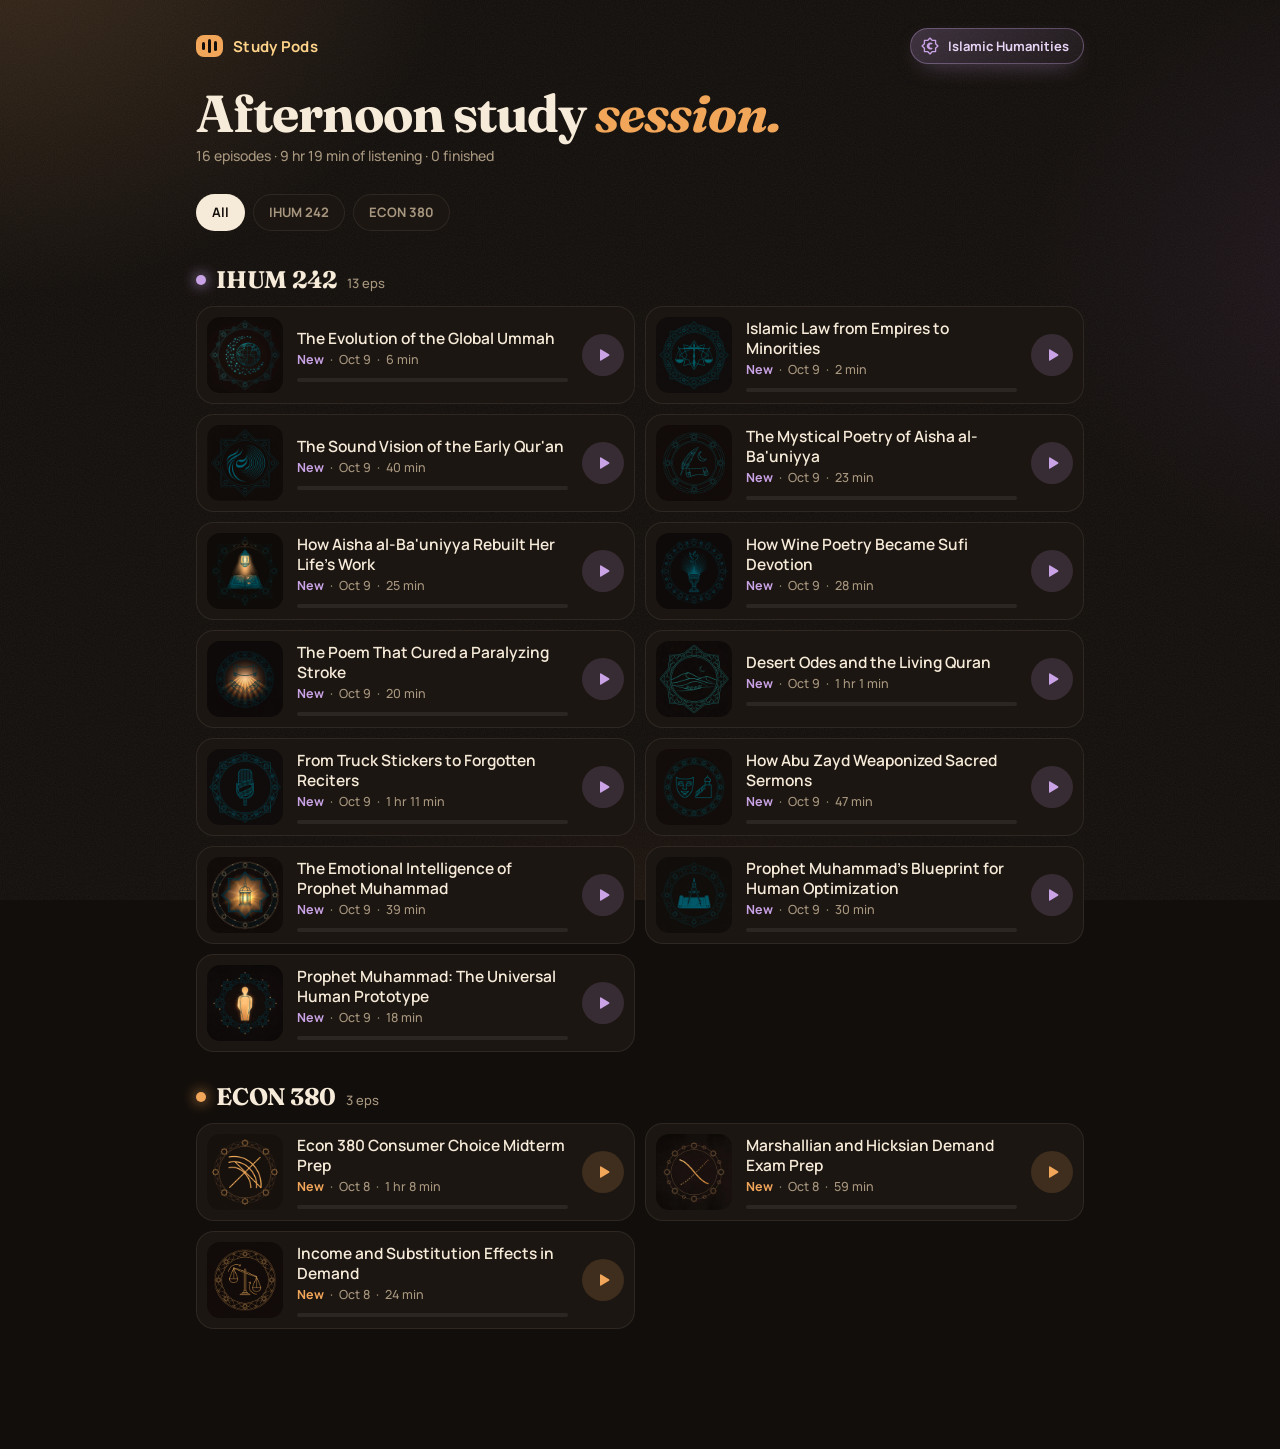
<file: index.html>
<!doctype html>
<html lang="en">
<head>
  <meta charset="utf-8">
  <meta name="viewport" content="width=device-width, initial-scale=1, viewport-fit=cover">
  <meta name="theme-color" content="#120e0b">
  <meta name="apple-mobile-web-app-capable" content="yes">
  <meta name="apple-mobile-web-app-status-bar-style" content="black-translucent">
  <title>Study Pods</title>
  <link rel="icon" href="data:image/svg+xml,<svg xmlns='http://www.w3.org/2000/svg' viewBox='0 0 32 32'><rect width='32' height='32' rx='9' fill='%23f2a65a'/><g fill='%23120e0b'><rect x='8' y='12' width='3' height='8' rx='1.5'/><rect x='14.5' y='8' width='3' height='16' rx='1.5'/><rect x='21' y='11' width='3' height='10' rx='1.5'/></g></svg>">
  <link rel="preconnect" href="https://fonts.googleapis.com">
  <link rel="preconnect" href="https://fonts.gstatic.com" crossorigin>
  <link href="https://fonts.googleapis.com/css2?family=Fraunces:opsz,wght@9..144,500;9..144,700&family=Manrope:wght@400;500;600;700&display=swap" rel="stylesheet">
  <link rel="stylesheet" href="styles.css">
</head>
<body>
  <div class="glow" aria-hidden="true"></div>

  <main class="wrap">
    <header class="top">
      <div class="brand">
        <span class="logo" aria-hidden="true"><i></i><i></i><i></i></span>
        <span>Study Pods</span>
        <a class="hub-link" href="ihum/" aria-label="Islamic Humanities study hub">
          <svg viewBox="0 0 24 24" aria-hidden="true"><path d="M12 2.5l2.8 2.8h3.9v3.9L21.5 12l-2.8 2.8v3.9h-3.9L12 21.5l-2.8-2.8H5.3v-3.9L2.5 12l2.8-2.8V5.3h3.9z"/><path d="M14.2 9.1a3.4 3.4 0 1 0 0 5.8 3 3 0 1 1 0-5.8z"/></svg>
          <span>Islamic Humanities</span>
        </a>
      </div>
      <p class="hello" id="hello"></p>
      <p class="stats" id="stats"></p>
    </header>

    <button id="resume" class="resume" hidden></button>

    <nav class="chips" id="chips" aria-label="Filter by class"></nav>

    <div id="classes"></div>
    <p class="empty" id="empty" hidden>No episodes yet. Fresh ones land here automatically.</p>
  </main>

  <!-- Mini player (docked) -->
  <div class="mini" id="mini" hidden>
    <div class="mini-progress"><span id="miniBar"></span></div>
    <button class="mini-open" id="miniOpen" aria-label="Open player">
      <img id="miniArt" alt="">
      <span class="mini-text">
        <strong id="miniTitle"></strong>
        <small id="miniClass"></small>
      </span>
    </button>
    <button class="icon-btn" id="miniPlay" aria-label="Play"></button>
  </div>

  <!-- Full player sheet -->
  <div class="sheet" id="sheet" aria-hidden="true" role="dialog" aria-label="Now playing">
    <div class="sheet-bg" id="sheetBg"></div>
    <div class="sheet-inner">
      <button class="sheet-close" id="sheetClose" aria-label="Close player">
        <svg viewBox="0 0 24 24"><path d="M6 9l6 6 6-6"/></svg>
      </button>
      <img class="sheet-art" id="sheetArt" alt="">
      <div class="sheet-meta">
        <span class="tag" id="sheetClass"></span>
        <h2 id="sheetTitle"></h2>
        <p id="sheetDesc"></p>
      </div>

      <div class="scrub">
        <input type="range" id="seek" min="0" max="1000" value="0" aria-label="Seek">
        <div class="times"><span id="cur">0:00</span><span id="left">-0:00</span></div>
      </div>

      <div class="controls">
        <button class="speed" id="speed" aria-label="Playback speed">1×</button>
        <button class="icon-btn skip" id="back" aria-label="Back 15 seconds">
          <svg viewBox="0 0 24 24"><path d="M3 3.5v5h5"/><path d="M3.6 8.5A9 9 0 1 1 3 12"/></svg><b>15</b>
        </button>
        <button class="play-big" id="play" aria-label="Play"></button>
        <button class="icon-btn skip" id="fwd" aria-label="Forward 15 seconds">
          <svg viewBox="0 0 24 24"><path d="M21 3.5v5h-5"/><path d="M20.4 8.5A9 9 0 1 0 21 12"/></svg><b>15</b>
        </button>
        <button class="speed ghost" id="restart" aria-label="Restart episode">
          <svg viewBox="0 0 24 24"><path d="M4 4v6h6"/><path d="M4.5 15a8 8 0 1 0 1.9-8.3L4 10"/></svg>
        </button>
      </div>
    </div>
  </div>

  <audio id="audio" preload="metadata"></audio>
  <script src="app.js"></script>
</body>
</html>
</file>
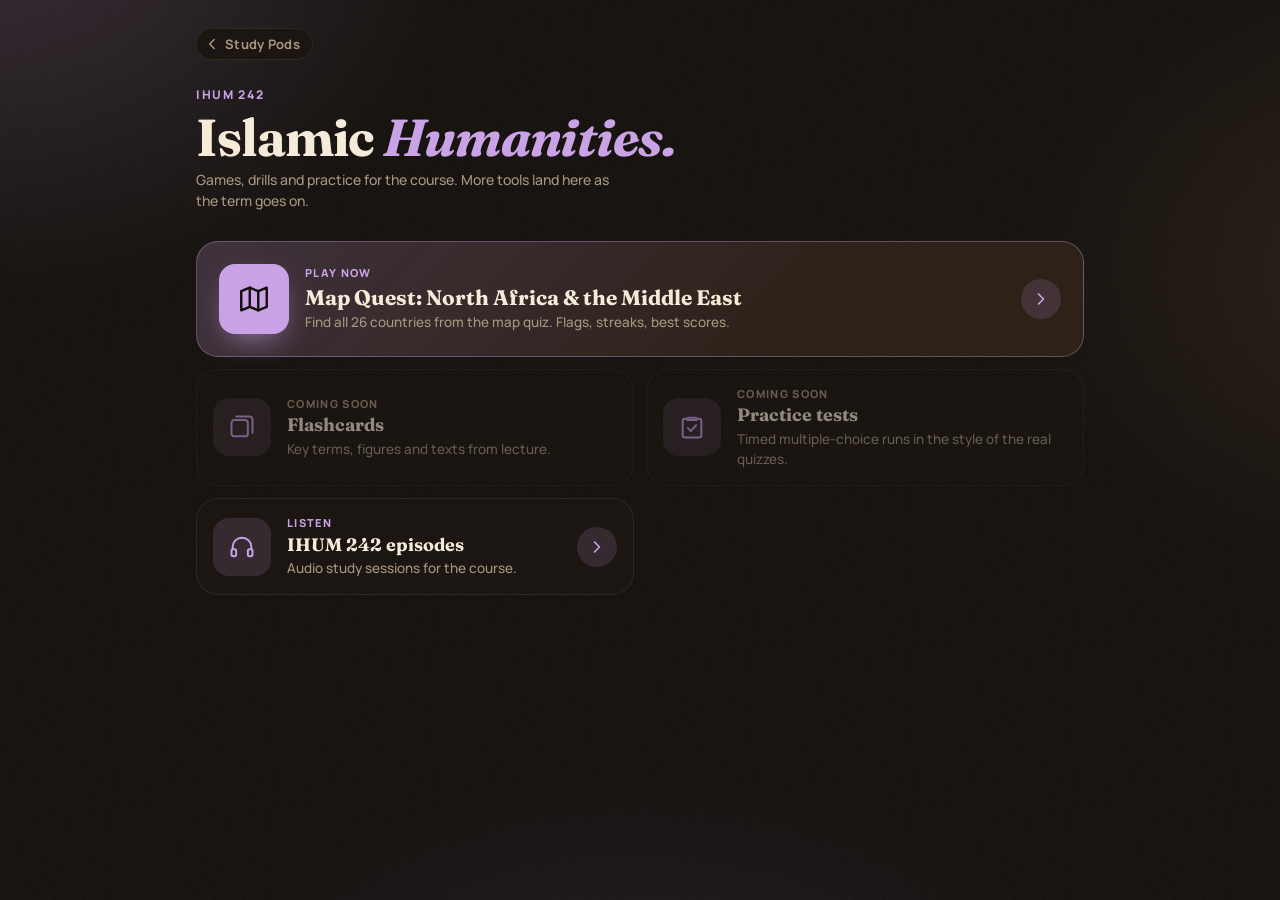
<file: ihum/index.html>
<!doctype html>
<html lang="en">
<head>
  <meta charset="utf-8">
  <meta name="viewport" content="width=device-width, initial-scale=1, viewport-fit=cover">
  <meta name="theme-color" content="#120e0b">
  <title>Islamic Humanities</title>
  <link rel="icon" href="data:image/svg+xml,<svg xmlns='http://www.w3.org/2000/svg' viewBox='0 0 24 24'><rect width='24' height='24' rx='6' fill='%23c9a3e6'/><path d='M12 3.5l2.5 2.5h3.5v3.5L20.5 12 18 14.5V18h-3.5L12 20.5 9.5 18H6v-3.5L3.5 12 6 9.5V6h3.5z' fill='%23120e0b'/></svg>">
  <link rel="preconnect" href="https://fonts.googleapis.com">
  <link rel="preconnect" href="https://fonts.gstatic.com" crossorigin>
  <link href="https://fonts.googleapis.com/css2?family=Fraunces:opsz,wght@9..144,500;9..144,700&family=Manrope:wght@400;500;600;700;800&display=swap" rel="stylesheet">
  <link rel="stylesheet" href="../styles.css">
  <link rel="stylesheet" href="ihum.css">
</head>
<body class="ihum">
  <div class="glow" aria-hidden="true"></div>

  <main class="wrap">
    <header class="top">
      <div class="brand">
        <a class="back" href="../" aria-label="Back to Study Pods">
          <svg viewBox="0 0 24 24"><path d="M15 6l-6 6 6 6"/></svg>
          <span>Study Pods</span>
        </a>
      </div>
      <p class="kicker">IHUM 242</p>
      <h1 class="hello">Islamic <em>Humanities.</em></h1>
      <p class="stats">Games, drills and practice for the course. More tools land here as the term goes on.</p>
    </header>

    <section class="tools">
      <a class="tool tool-live" href="map.html">
        <span class="tool-art" aria-hidden="true">
          <svg viewBox="0 0 24 24"><path d="M9 4L3 6.5v13.5l6-2.5 6 2.5 6-2.5V4l-6 2.5z"/><path d="M9 4v13.5M15 6.5V20"/></svg>
        </span>
        <span class="tool-body">
          <span class="tool-tag">Play now</span>
          <strong>Map Quest: North Africa &amp; the Middle East</strong>
          <small>Find all 26 countries from the map quiz. Flags, streaks, best scores.</small>
          <span class="tool-best" id="mapBest"></span>
        </span>
        <span class="tool-go" aria-hidden="true"><svg viewBox="0 0 24 24"><path d="M9 6l6 6-6 6"/></svg></span>
      </a>

      <div class="tool tool-soon" aria-disabled="true">
        <span class="tool-art" aria-hidden="true">
          <svg viewBox="0 0 24 24"><rect x="3" y="6" width="14" height="14" rx="2.5"/><path d="M7 3h11.5A2.5 2.5 0 0 1 21 5.5V17"/></svg>
        </span>
        <span class="tool-body">
          <span class="tool-tag">Coming soon</span>
          <strong>Flashcards</strong>
          <small>Key terms, figures and texts from lecture.</small>
        </span>
      </div>

      <div class="tool tool-soon" aria-disabled="true">
        <span class="tool-art" aria-hidden="true">
          <svg viewBox="0 0 24 24"><path d="M9 4h6a1 1 0 0 1 1 1v1H8V5a1 1 0 0 1 1-1z"/><path d="M8 5H6a2 2 0 0 0-2 2v12a2 2 0 0 0 2 2h12a2 2 0 0 0 2-2V7a2 2 0 0 0-2-2h-2"/><path d="M8.5 13l2.5 2.5 4.5-5"/></svg>
        </span>
        <span class="tool-body">
          <span class="tool-tag">Coming soon</span>
          <strong>Practice tests</strong>
          <small>Timed multiple-choice runs in the style of the real quizzes.</small>
        </span>
      </div>

      <a class="tool" href="../#class=IHUM%20242">
        <span class="tool-art" aria-hidden="true">
          <svg viewBox="0 0 24 24"><path d="M4 14v-2a8 8 0 0 1 16 0v2"/><rect x="3" y="14" width="4" height="6" rx="1.5"/><rect x="17" y="14" width="4" height="6" rx="1.5"/></svg>
        </span>
        <span class="tool-body">
          <span class="tool-tag">Listen</span>
          <strong>IHUM 242 episodes</strong>
          <small>Audio study sessions for the course.</small>
        </span>
        <span class="tool-go" aria-hidden="true"><svg viewBox="0 0 24 24"><path d="M9 6l6 6-6 6"/></svg></span>
      </a>
    </section>
  </main>

  <script>
    // Show the best Map Quest result on the card, if there is one.
    try {
      const best = (JSON.parse(localStorage.getItem("ihum.mapquest.v1")) || {}).best || {};
      const b = best.quiz;
      if (b) document.getElementById("mapBest").textContent = `Best: ${b.score.toLocaleString()} pts · ${b.acc}% · ${Math.floor(b.time / 60)}:${String(b.time % 60).padStart(2, "0")}`;
    } catch {}
  </script>
</body>
</html>
</file>
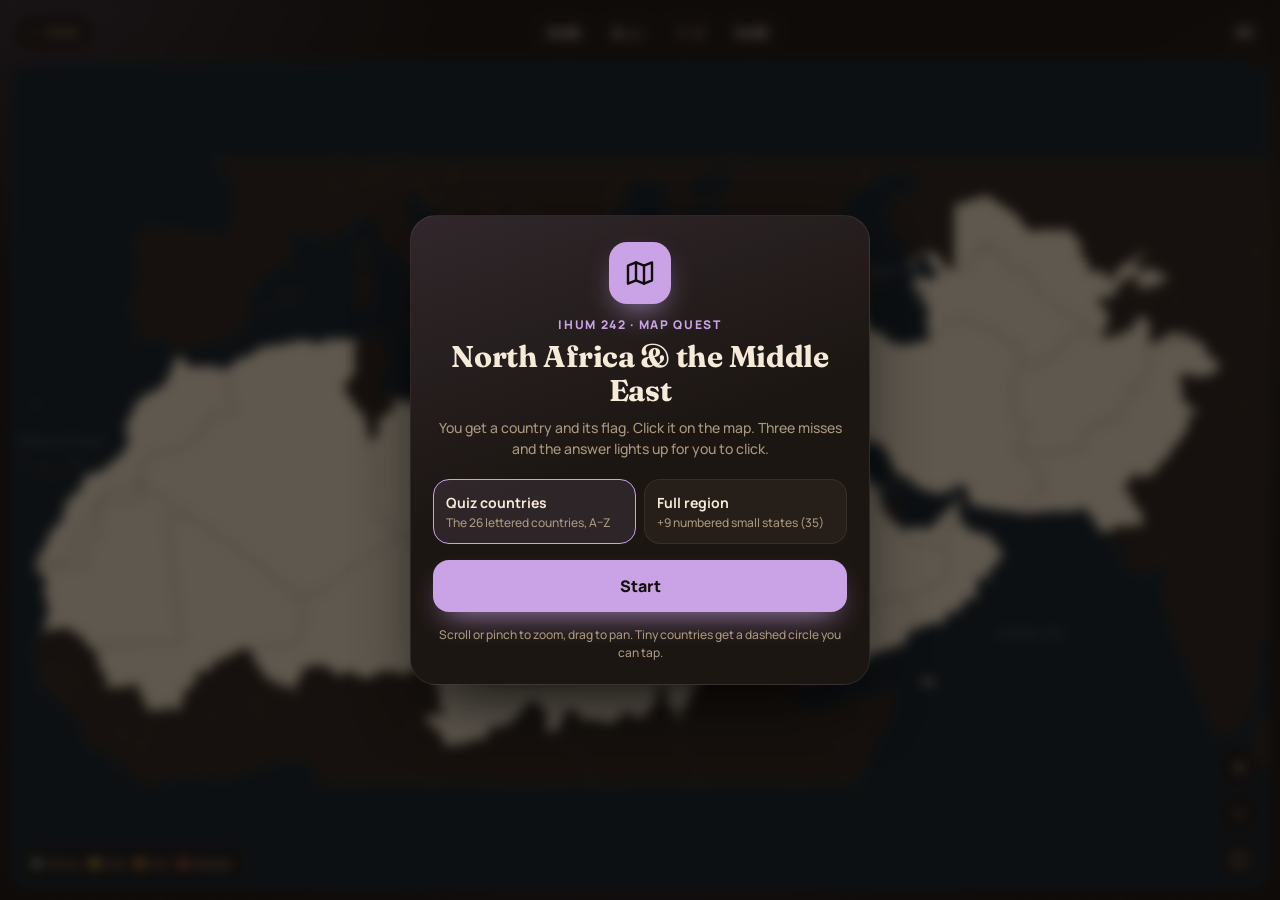
<file: ihum/map.html>
<!doctype html>
<html lang="en">
<head>
  <meta charset="utf-8">
  <meta name="viewport" content="width=device-width, initial-scale=1, viewport-fit=cover">
  <meta name="theme-color" content="#120e0b">
  <title>Map Quest</title>
  <link rel="icon" href="data:image/svg+xml,<svg xmlns='http://www.w3.org/2000/svg' viewBox='0 0 24 24'><rect width='24' height='24' rx='6' fill='%23c9a3e6'/><path d='M9 5L4 7v12l5-2 6 2 5-2V5l-5 2z' fill='none' stroke='%23120e0b' stroke-width='2' stroke-linejoin='round'/></svg>">
  <link rel="preconnect" href="https://fonts.googleapis.com">
  <link rel="preconnect" href="https://fonts.gstatic.com" crossorigin>
  <link href="https://fonts.googleapis.com/css2?family=Fraunces:opsz,wght@9..144,500;9..144,700&family=Manrope:wght@400;500;600;700;800&display=swap" rel="stylesheet">
  <link rel="stylesheet" href="../styles.css">
  <link rel="stylesheet" href="ihum.css">
  <link rel="stylesheet" href="map.css">
</head>
<body class="ihum game">
  <div class="glow" aria-hidden="true"></div>

  <header class="hud">
    <a class="back" href="./" aria-label="Back to Islamic Humanities">
      <svg viewBox="0 0 24 24"><path d="M15 6l-6 6 6 6"/></svg><span>IHUM</span>
    </a>
    <div class="hud-stats">
      <span class="pill" title="Countries found"><b id="progress">0/26</b></span>
      <span class="pill" title="Score"><b id="score">0</b><small>pts</small></span>
      <span class="pill streak" id="streakPill" title="First-try streak">
        <svg viewBox="0 0 24 24"><path d="M12 3c1 3.5 5 5.5 5 10a5 5 0 0 1-10 0c0-2 1-3.5 2-4.5 0 2 1 3 2 3 0-3-1-5.5 1-8.5z"/></svg><b id="streak">0</b>
      </span>
      <span class="pill" title="Time"><b id="timer">0:00</b></span>
    </div>
    <button class="round-btn" id="mute" aria-label="Mute sounds"></button>
  </header>

  <!-- Current target -->
  <div class="prompt" id="prompt" hidden>
    <img class="prompt-flag" id="flag" alt="">
    <div class="prompt-text">
      <small>Click on</small>
      <strong id="target"></strong>
    </div>
    <div class="tries" id="tries" aria-label="Attempts left"><i></i><i></i><i></i></div>
  </div>

  <div class="stage" id="stage">
    <svg id="map" role="img" aria-label="Map of North Africa and the Middle East"></svg>
    <div class="toast" id="toast" role="status" aria-live="polite"></div>

    <div class="zoom">
      <button class="round-btn" id="zoomIn" aria-label="Zoom in"><svg viewBox="0 0 24 24"><path d="M12 5v14M5 12h14"/></svg></button>
      <button class="round-btn" id="zoomOut" aria-label="Zoom out"><svg viewBox="0 0 24 24"><path d="M5 12h14"/></svg></button>
      <button class="round-btn" id="zoomReset" aria-label="Reset view"><svg viewBox="0 0 24 24"><path d="M4 9V4h5M20 9V4h-5M4 15v5h5M20 15v5h-5"/></svg></button>
    </div>

    <ul class="legend" aria-label="Legend">
      <li><i style="--c:var(--c1)"></i>1st try</li>
      <li><i style="--c:var(--c2)"></i>2nd</li>
      <li><i style="--c:var(--c3)"></i>3rd</li>
      <li><i style="--c:var(--c4)"></i>Missed</li>
    </ul>
  </div>

  <!-- Start screen -->
  <div class="overlay" id="startScreen">
    <div class="card">
      <span class="card-icon" aria-hidden="true"><svg viewBox="0 0 24 24"><path d="M9 4L3 6.5v13.5l6-2.5 6 2.5 6-2.5V4l-6 2.5z"/><path d="M9 4v13.5M15 6.5V20"/></svg></span>
      <p class="kicker">IHUM 242 · Map Quest</p>
      <h1>North Africa &amp; the Middle East</h1>
      <p class="muted">You get a country and its flag. Click it on the map. Three misses and the answer lights up for you to click.</p>

      <div class="modes" role="radiogroup" aria-label="Country set">
        <button class="mode" role="radio" data-mode="quiz" aria-checked="true">
          <strong>Quiz countries</strong><small>The 26 lettered countries, A–Z</small><span class="mode-best" data-best="quiz"></span>
        </button>
        <button class="mode" role="radio" data-mode="full" aria-checked="false">
          <strong>Full region</strong><small>+9 numbered small states (35)</small><span class="mode-best" data-best="full"></span>
        </button>
      </div>

      <button class="cta" id="startBtn">Start</button>
      <p class="hint">Scroll or pinch to zoom, drag to pan. Tiny countries get a dashed circle you can tap.</p>
    </div>
  </div>

  <!-- Results -->
  <div class="overlay" id="endScreen" hidden>
    <div class="card">
      <p class="kicker" id="endKicker">Round complete</p>
      <h1 id="endTitle"></h1>
      <div class="badge" id="record" hidden>New best!</div>
      <div class="results">
        <div><b id="rScore"></b><small>points</small></div>
        <div><b id="rAcc"></b><small>first-try</small></div>
        <div><b id="rTime"></b><small>time</small></div>
        <div><b id="rStreak"></b><small>best streak</small></div>
      </div>
      <div class="review" id="review"></div>
      <div class="end-actions">
        <button class="cta ghost" id="practiceBtn">Practice misses</button>
        <button class="cta" id="againBtn">Play again</button>
      </div>
      <button class="link-btn" id="menuBtn">Change mode</button>
    </div>
  </div>

  <canvas id="confetti" aria-hidden="true"></canvas>

  <script src="map-data.js"></script>
  <script src="map.js"></script>
</body>
</html>
</file>
<file: styles.css>
:root {
  --bg: #120e0b;
  --surface: #1c1612;
  --surface-2: #261e18;
  --line: rgba(255, 236, 214, 0.08);
  --text: #f6ead8;
  --muted: #a8977f;
  --amber: #f2a65a;
  --honey: #ffd38a;
  --accent: var(--amber);
  --radius: 18px;
  --display: "Fraunces", Georgia, serif;
  --body: "Manrope", system-ui, -apple-system, sans-serif;
  --safe-b: env(safe-area-inset-bottom, 0px);
  color-scheme: dark;
}

* { box-sizing: border-box; }
html { -webkit-text-size-adjust: 100%; }
body {
  margin: 0;
  background: var(--bg);
  color: var(--text);
  font: 500 15px/1.5 var(--body);
  -webkit-font-smoothing: antialiased;
  -webkit-tap-highlight-color: transparent;
  overflow-x: hidden;
}
button { font: inherit; color: inherit; background: none; border: 0; padding: 0; cursor: pointer; }
img { display: block; }
svg { width: 24px; height: 24px; fill: none; stroke: currentColor; stroke-width: 2; stroke-linecap: round; stroke-linejoin: round; }
:focus-visible { outline: 2px solid var(--honey); outline-offset: 3px; border-radius: 10px; }

/* Ambient warm glow + film grain */
.glow {
  position: fixed; inset: 0; z-index: -1; pointer-events: none;
  background:
    radial-gradient(60vmax 50vmax at 0% -10%, rgba(242, 166, 90, 0.18), transparent 60%),
    radial-gradient(50vmax 40vmax at 110% 30%, rgba(160, 90, 200, 0.10), transparent 60%),
    radial-gradient(60vmax 40vmax at 50% 120%, rgba(120, 60, 30, 0.25), transparent 60%);
}
.glow::after {
  content: ""; position: absolute; inset: 0; opacity: 0.07; mix-blend-mode: overlay;
  background-image: url("data:image/svg+xml,<svg xmlns='http://www.w3.org/2000/svg' width='160' height='160'><filter id='n'><feTurbulence type='fractalNoise' baseFrequency='.9' numOctaves='3' stitchTiles='stitch'/></filter><rect width='100%' height='100%' filter='url(%23n)'/></svg>");
}

.wrap {
  max-width: 920px; margin: 0 auto;
  padding: calc(env(safe-area-inset-top, 0px) + 28px) 16px calc(var(--safe-b) + 120px);
}

/* Header */
.brand { display: flex; align-items: center; gap: 10px; font: 700 15px var(--body); letter-spacing: 0.02em; color: var(--honey); }
.logo { display: inline-flex; align-items: center; gap: 3px; height: 22px; padding: 0 6px; border-radius: 8px; background: var(--amber); }
.logo i { width: 3px; border-radius: 2px; background: var(--bg); animation: bar 1.6s ease-in-out infinite; }
.logo i:nth-child(1) { height: 8px; }
.logo i:nth-child(2) { height: 14px; animation-delay: -0.4s; }
.logo i:nth-child(3) { height: 10px; animation-delay: -0.8s; }
@keyframes bar { 50% { transform: scaleY(0.5); } }

/* Study hub link (top corner) */
.hub-link {
  margin-left: auto; display: inline-flex; align-items: center; gap: 8px; padding: 7px 14px 7px 9px;
  border-radius: 999px; text-decoration: none; color: #e7d4f5; font: 700 13px var(--body); letter-spacing: 0;
  background: linear-gradient(135deg, rgba(201, 163, 230, 0.22), rgba(201, 163, 230, 0.06));
  border: 1px solid rgba(201, 163, 230, 0.35);
  box-shadow: 0 8px 24px -12px rgba(201, 163, 230, 0.6);
  transition: transform .18s, background .2s;
}
.hub-link:hover { background: linear-gradient(135deg, rgba(201, 163, 230, 0.32), rgba(201, 163, 230, 0.1)); }
.hub-link:active { transform: scale(.96); }
.hub-link svg { width: 20px; height: 20px; stroke-width: 1.6; color: #c9a3e6; }
@media (max-width: 380px) { .hub-link span { display: none; } .hub-link { padding: 7px; } }

.hello { margin: 22px 0 4px; font: 700 clamp(32px, 8vw, 52px)/1.05 var(--display); letter-spacing: -0.02em; }
.hello em { font-style: italic; color: var(--amber); }
.stats { margin: 0; color: var(--muted); font-size: 14px; }

/* Continue listening */
.resume {
  width: 100%; text-align: left;
  margin-top: 26px; display: flex; gap: 14px; align-items: center; padding: 14px;
  border-radius: 22px; border: 1px solid var(--line);
  background: linear-gradient(135deg, rgba(242, 166, 90, 0.16), rgba(255, 255, 255, 0.02));
  cursor: pointer; transition: transform .2s;
}
.resume:active { transform: scale(.98); }
.resume img { width: 72px; height: 72px; border-radius: 14px; object-fit: cover; flex: none; }
.resume .label { font-size: 11px; font-weight: 700; letter-spacing: .12em; text-transform: uppercase; color: var(--amber); }
.resume .h3 { display: block; margin: 2px 0 8px; font: 600 17px/1.25 var(--display); }
.resume .info { flex: 1; min-width: 0; text-align: left; }
.resume[hidden] { display: none; }
.resume .bar { display: block; }

/* Filter chips */
.chips {
  display: flex; gap: 8px; margin: 28px -16px 6px; padding: 0 16px 4px;
  overflow-x: auto; scrollbar-width: none;
}
.chips::-webkit-scrollbar { display: none; }
.chip {
  flex: none; padding: 8px 15px; border-radius: 999px; font-size: 13px; font-weight: 700;
  background: var(--surface); border: 1px solid var(--line); color: var(--muted);
  transition: background .2s, color .2s;
}
.chip[aria-pressed="true"] { background: var(--text); color: var(--bg); border-color: transparent; }

/* Class sections */
.class { margin-top: 30px; animation: rise .5s both; }
.ready .class { animation: none; }
@keyframes rise { from { opacity: 0; transform: translateY(10px); } }
.class-head { display: flex; align-items: baseline; gap: 10px; margin-bottom: 12px; }
.class-head h2 { margin: 0; font: 700 24px var(--display); letter-spacing: -0.01em; }
.class-head .dot { width: 10px; height: 10px; border-radius: 50%; background: var(--accent); box-shadow: 0 0 14px var(--accent); align-self: center; }
.class-head small { color: var(--muted); font-size: 13px; }

.list { display: grid; gap: 10px; }
@media (min-width: 720px) { .list { grid-template-columns: 1fr 1fr; } }

.ep {
  position: relative; display: flex; gap: 14px; align-items: center; width: 100%; text-align: left;
  padding: 10px; border-radius: var(--radius); background: var(--surface); border: 1px solid var(--line);
  transition: transform .18s, background .2s, border-color .2s;
}
.ep:hover { background: var(--surface-2); }
.ep:active { transform: scale(.98); }
.ep.is-current { border-color: color-mix(in srgb, var(--accent) 55%, transparent); background: var(--surface-2); }
.ep-art { position: relative; flex: none; width: 76px; height: 76px; border-radius: 13px; overflow: hidden; }
.ep-art img { width: 100%; height: 100%; object-fit: cover; }
.ep-body { flex: 1; min-width: 0; }
.ep-title { margin: 0 0 3px; font: 600 15.5px/1.3 var(--body); display: -webkit-box; -webkit-line-clamp: 2; -webkit-box-orient: vertical; overflow: hidden; }
.ep-meta { color: var(--muted); font-size: 12.5px; display: flex; gap: 6px; align-items: center; flex-wrap: wrap; }
.ep-meta .state { color: var(--accent); font-weight: 700; }
.ep-meta .state.done { color: var(--muted); }
.bar { display: block; height: 4px; margin-top: 8px; border-radius: 4px; background: rgba(255, 255, 255, 0.07); overflow: hidden; }
.bar span { display: block; height: 100%; width: 0; border-radius: inherit; background: var(--accent); transition: width .3s; }

.ep-go {
  flex: none; display: grid; place-items: center; width: 42px; height: 42px; border-radius: 50%;
  background: color-mix(in srgb, var(--accent) 16%, transparent); color: var(--accent);
}
.ep-go svg { width: 18px; height: 18px; fill: currentColor; stroke: none; }

/* Equalizer shown on the playing card */
.eq { display: none; gap: 3px; align-items: flex-end; height: 16px; }
.eq i { width: 3px; background: currentColor; border-radius: 2px; animation: eq 0.9s ease-in-out infinite; }
.eq i:nth-child(1) { height: 60%; }
.eq i:nth-child(2) { height: 100%; animation-delay: -.3s; }
.eq i:nth-child(3) { height: 40%; animation-delay: -.6s; }
@keyframes eq { 50% { transform: scaleY(.3); } }
.eq i { transform-origin: bottom; }
.is-playing .ep-go .eq { display: flex; }
.is-playing .ep-go svg { display: none; }

.empty { margin-top: 40px; color: var(--muted); text-align: center; }

/* Mini player */
.mini {
  position: fixed; left: 10px; right: 10px; bottom: calc(var(--safe-b) + 10px); z-index: 10;
  max-width: 900px; margin: 0 auto; display: flex; align-items: center; gap: 8px; padding: 8px 10px 8px 8px;
  border-radius: 20px; overflow: hidden; border: 1px solid var(--line);
  background: rgba(34, 26, 21, 0.82); backdrop-filter: blur(20px) saturate(1.4); -webkit-backdrop-filter: blur(20px) saturate(1.4);
  box-shadow: 0 18px 40px -12px rgba(0, 0, 0, .7);
  animation: rise .35s both;
}
.mini[hidden] { display: none; }
.mini-progress { position: absolute; left: 0; right: 0; bottom: 0; height: 2px; }
.mini-progress span { display: block; height: 100%; width: 0; background: var(--accent); }
.mini-open { flex: 1; min-width: 0; display: flex; align-items: center; gap: 12px; text-align: left; }
.mini-open img { width: 46px; height: 46px; border-radius: 11px; object-fit: cover; flex: none; }
.mini-text { min-width: 0; display: flex; flex-direction: column; }
.mini-text strong { font-size: 14px; white-space: nowrap; overflow: hidden; text-overflow: ellipsis; }
.mini-text small { color: var(--muted); font-size: 12px; }

.icon-btn { display: grid; place-items: center; width: 44px; height: 44px; border-radius: 50%; flex: none; }
.icon-btn:active { transform: scale(.9); }
#miniPlay svg { fill: currentColor; stroke: none; }

/* Full player sheet */
.sheet {
  position: fixed; inset: 0; z-index: 20; background: var(--bg); overflow-y: auto;
  transform: translateY(100%); visibility: hidden;
  transition: transform .45s cubic-bezier(.2, .8, .2, 1), visibility 0s .45s;
}
.sheet.open { transform: none; visibility: visible; transition: transform .45s cubic-bezier(.2, .8, .2, 1); }
.sheet-bg {
  position: fixed; inset: -20%; background-size: cover; background-position: center;
  filter: blur(70px) saturate(1.3); opacity: .45; transform: scale(1.1);
}
.sheet-bg::after { content: ""; position: absolute; inset: 0; background: linear-gradient(to bottom, transparent, var(--bg) 85%); }
.sheet-inner {
  position: relative; max-width: 460px; min-height: 100%; margin: 0 auto;
  padding: calc(env(safe-area-inset-top, 0px) + 12px) 24px calc(var(--safe-b) + 32px);
  display: flex; flex-direction: column;
}
.sheet-close { align-self: center; display: grid; place-items: center; width: 56px; height: 36px; color: var(--muted); }
.sheet-art {
  width: 100%; aspect-ratio: 1; object-fit: cover; border-radius: 26px; margin-top: 8px;
  box-shadow: 0 30px 60px -20px rgba(0, 0, 0, .8);
  transition: transform .5s cubic-bezier(.2, .8, .2, 1);
  transform: scale(.88);
}
.sheet.playing .sheet-art { transform: none; }
.sheet-meta { margin-top: 26px; }
.tag {
  display: inline-block; padding: 4px 10px; border-radius: 999px; font-size: 11px; font-weight: 700; letter-spacing: .1em;
  text-transform: uppercase; color: var(--accent); background: color-mix(in srgb, var(--accent) 14%, transparent);
}
.sheet-meta h2 { margin: 10px 0 6px; font: 700 26px/1.15 var(--display); letter-spacing: -0.01em; }
.sheet-meta p { margin: 0; color: var(--muted); font-size: 14px; }

.scrub { margin-top: auto; padding-top: 26px; }
#seek {
  width: 100%; height: 22px; margin: 0; appearance: none; -webkit-appearance: none; background: transparent; cursor: pointer;
  --p: 0%;
}
#seek::-webkit-slider-runnable-track { height: 6px; border-radius: 6px; background: linear-gradient(to right, var(--accent) var(--p), rgba(255, 255, 255, .12) var(--p)); }
#seek::-moz-range-track { height: 6px; border-radius: 6px; background: linear-gradient(to right, var(--accent) var(--p), rgba(255, 255, 255, .12) var(--p)); }
#seek::-webkit-slider-thumb { -webkit-appearance: none; width: 18px; height: 18px; margin-top: -6px; border-radius: 50%; background: var(--text); box-shadow: 0 2px 8px rgba(0, 0, 0, .5); }
#seek::-moz-range-thumb { width: 18px; height: 18px; border: 0; border-radius: 50%; background: var(--text); }
.times { display: flex; justify-content: space-between; margin-top: 4px; color: var(--muted); font-size: 12px; font-variant-numeric: tabular-nums; }

.controls { display: flex; align-items: center; justify-content: space-between; margin-top: 18px; }
.skip { position: relative; width: 56px; height: 56px; }
.skip svg { width: 34px; height: 34px; stroke-width: 1.6; }
.skip b { position: absolute; top: 50%; left: 50%; transform: translate(-50%, -48%); font-size: 10px; font-weight: 800; }
.play-big {
  display: grid; place-items: center; width: 78px; height: 78px; border-radius: 50%;
  background: var(--accent); color: var(--bg);
  box-shadow: 0 12px 30px -8px color-mix(in srgb, var(--accent) 70%, transparent);
  transition: transform .15s;
}
.play-big:active { transform: scale(.92); }
.play-big svg { width: 32px; height: 32px; fill: currentColor; stroke: none; }
.speed {
  min-width: 52px; height: 36px; padding: 0 10px; border-radius: 999px; display: grid; place-items: center;
  font-weight: 800; font-size: 14px; font-variant-numeric: tabular-nums;
  background: rgba(255, 255, 255, .08); border: 1px solid var(--line);
}
.speed.bump { animation: bump .25s; }
@keyframes bump { 50% { transform: scale(1.15); } }
.speed.ghost svg { width: 18px; height: 18px; }

@media (prefers-reduced-motion: reduce) {
  *, *::before, *::after { animation: none !important; transition: none !important; }
}
</file>
<file: ihum/ihum.css>
/* Islamic Humanities pages. Builds on ../styles.css tokens. */
.ihum { --accent: #c9a3e6; --violet: #c9a3e6; }
.ihum .glow {
  background:
    radial-gradient(60vmax 50vmax at 0% -10%, rgba(201, 163, 230, 0.18), transparent 60%),
    radial-gradient(50vmax 40vmax at 110% 30%, rgba(242, 166, 90, 0.10), transparent 60%),
    radial-gradient(60vmax 40vmax at 50% 120%, rgba(90, 60, 120, 0.25), transparent 60%);
}
a { color: inherit; }

.back {
  display: inline-flex; align-items: center; gap: 4px; padding: 6px 12px 6px 6px; border-radius: 999px;
  text-decoration: none; color: var(--muted); font: 700 13px var(--body);
  background: var(--surface); border: 1px solid var(--line);
}
.back:hover { color: var(--text); }
.back svg { width: 18px; height: 18px; }

.kicker { margin: 26px 0 0; font-size: 12px; font-weight: 800; letter-spacing: .14em; text-transform: uppercase; color: var(--violet); }
.ihum .hello { margin-top: 6px; }
.ihum .hello em { color: var(--violet); }
.ihum .stats { max-width: 46ch; }

/* Tool cards */
.tools { display: grid; gap: 12px; margin-top: 30px; }
@media (min-width: 720px) { .tools { grid-template-columns: 1fr 1fr; } }
.tool {
  position: relative; display: flex; gap: 16px; align-items: center; padding: 16px;
  border-radius: 22px; background: var(--surface); border: 1px solid var(--line);
  text-decoration: none; transition: transform .18s, background .2s, border-color .2s;
  animation: rise .5s both;
}
.tool:nth-child(2) { animation-delay: 60ms; } .tool:nth-child(3) { animation-delay: 120ms; } .tool:nth-child(4) { animation-delay: 180ms; }
a.tool:hover { background: var(--surface-2); border-color: rgba(201, 163, 230, .3); }
a.tool:active { transform: scale(.98); }
.tool-live {
  background: linear-gradient(135deg, rgba(201, 163, 230, 0.20), rgba(242, 166, 90, 0.08) 70%), var(--surface);
  border-color: rgba(201, 163, 230, .35);
}
@media (min-width: 720px) { .tool-live { grid-column: 1 / -1; padding: 22px; } }
.tool-art {
  flex: none; display: grid; place-items: center; width: 58px; height: 58px; border-radius: 16px;
  background: rgba(201, 163, 230, .14); color: var(--violet);
}
.tool-live .tool-art { width: 70px; height: 70px; background: var(--violet); color: var(--bg); box-shadow: 0 12px 30px -10px rgba(201, 163, 230, .7); }
.tool-art svg { width: 28px; height: 28px; stroke-width: 1.7; }
.tool-live .tool-art svg { width: 34px; height: 34px; }
.tool-body { flex: 1; min-width: 0; display: flex; flex-direction: column; gap: 2px; }
.tool-body strong { font: 700 18px/1.25 var(--display); }
.tool-live .tool-body strong { font-size: 21px; }
.tool-body small { color: var(--muted); font-size: 13.5px; }
.tool-tag { font-size: 11px; font-weight: 800; letter-spacing: .12em; text-transform: uppercase; color: var(--violet); }
.tool-best { margin-top: 6px; font-size: 12.5px; font-weight: 700; color: var(--honey); }
.tool-best:empty { display: none; }
.tool-go { flex: none; display: grid; place-items: center; width: 40px; height: 40px; border-radius: 50%; background: rgba(201, 163, 230, .14); color: var(--violet); }
.tool-go svg { width: 20px; height: 20px; }
.tool-soon { opacity: .55; }
.tool-soon .tool-tag { color: var(--muted); }
</file>
<file: ihum/map.css>
/* Map Quest game */
.game {
  --sea: #13202a;
  --land: #2b231d;
  --land-line: #46392e;
  --target: #e9dcc6;
  --target-hover: #fff4e0;
  --c1: #7fc8a9;   /* first try */
  --c2: #f6d365;   /* second */
  --c3: #f2a65a;   /* third */
  --c4: #ec6b6b;   /* missed (revealed) */
  height: 100vh; height: 100dvh; overflow: hidden;
  display: flex; flex-direction: column;
}

/* HUD */
.hud {
  display: flex; align-items: center; gap: 10px;
  padding: calc(env(safe-area-inset-top, 0px) + 12px) 16px 10px;
}
.hud-stats { flex: 1; display: flex; justify-content: center; gap: 6px; flex-wrap: wrap; }
.pill {
  display: inline-flex; align-items: baseline; gap: 4px; padding: 6px 12px; border-radius: 999px;
  background: var(--surface); border: 1px solid var(--line); font-variant-numeric: tabular-nums;
}
.pill b { font-size: 14px; font-weight: 800; }
.pill small { color: var(--muted); font-size: 11px; font-weight: 700; }
.pill.streak { align-items: center; color: var(--muted); transition: color .2s, background .2s; }
.pill.streak svg { width: 15px; height: 15px; stroke-width: 2; }
.pill.streak.hot { color: var(--amber); background: rgba(242, 166, 90, .14); border-color: rgba(242, 166, 90, .35); }
.pill.streak.hot svg { fill: currentColor; }
.pill.bump { animation: bump .3s; }
@media (max-width: 480px) { .back span { display: none; } .back { padding: 6px; } .pill { padding: 5px 9px; } }

.round-btn {
  flex: none; display: grid; place-items: center; width: 40px; height: 40px; border-radius: 50%;
  background: var(--surface); border: 1px solid var(--line); color: var(--text);
}
.round-btn:active { transform: scale(.92); }
.round-btn svg { width: 19px; height: 19px; }

/* Prompt */
.prompt {
  position: relative; z-index: 3; align-self: center;
  display: flex; align-items: center; gap: 14px; margin: 2px 16px 10px; padding: 10px 16px 10px 10px;
  max-width: calc(100% - 32px);
  border-radius: 20px; border: 1px solid rgba(201, 163, 230, .35);
  background: linear-gradient(135deg, rgba(201, 163, 230, .18), rgba(255, 255, 255, .03)), var(--surface);
  box-shadow: 0 18px 40px -16px rgba(0, 0, 0, .8);
}
.prompt[hidden] { display: none; }
.prompt.next { animation: pop .38s cubic-bezier(.2, 1.4, .4, 1); }
@keyframes pop { from { transform: scale(.85); opacity: 0; } }
.prompt.shake { animation: shake .4s; }
@keyframes shake { 20%, 60% { transform: translateX(-7px); } 40%, 80% { transform: translateX(7px); } }
.prompt-flag { width: 64px; height: 48px; object-fit: cover; border-radius: 8px; box-shadow: 0 0 0 1px rgba(255, 255, 255, .12); flex: none; }
.prompt-text { min-width: 0; display: flex; flex-direction: column; }
.prompt-text small { font-size: 11px; font-weight: 800; letter-spacing: .12em; text-transform: uppercase; color: var(--violet); }
.prompt-text strong { font: 700 clamp(20px, 5vw, 26px)/1.1 var(--display); }
.tries { display: flex; gap: 5px; margin-left: 6px; }
.tries i { width: 10px; height: 10px; border-radius: 50%; background: var(--c1); transition: background .2s, transform .2s; }
.tries i.used { background: rgba(255, 255, 255, .12); transform: scale(.8); }
.prompt.revealed { border-color: var(--c4); }
.prompt.revealed small { color: var(--c4); }

/* Map */
.stage { position: relative; flex: 1; min-height: 0; margin: 0 10px calc(var(--safe-b) + 10px); border-radius: 22px; overflow: hidden; background: var(--sea); border: 1px solid var(--line); }
#map { stroke: none; fill: none; display: block; width: 100%; height: 100%; touch-action: none; user-select: none; -webkit-user-select: none; cursor: grab; }
#map.dragging { cursor: grabbing; }
#map path { vector-effect: non-scaling-stroke; stroke-linejoin: round; }
.bg { fill: var(--land); stroke: var(--land-line); stroke-width: .6; }
.c { fill: var(--target); stroke: #8a7a66; stroke-width: .8; cursor: pointer; transition: fill .25s; }
.c:hover { fill: var(--target-hover); }
.c.s1 { fill: var(--c1); } .c.s2 { fill: var(--c2); } .c.s3 { fill: var(--c3); } .c.s4 { fill: var(--c4); }
.c.done { cursor: default; }
.c.wrong { animation: wrong .7s; }
@keyframes wrong { 0%, 60% { fill: #ff5a5a; } }
.c.reveal { animation: reveal 1s ease-in-out infinite; }
@keyframes reveal { 50% { fill: var(--c4); } }
.c.correct { animation: correct .6s; }
@keyframes correct { 0% { fill: #fff; } }
.dot-hit { fill: rgba(233, 220, 198, .12); stroke: var(--target); stroke-width: 1.2; stroke-dasharray: 3 2.5; vector-effect: non-scaling-stroke; cursor: pointer; }
.dot-hit:hover { fill: rgba(255, 244, 224, .3); }
.dot-hit.s1 { stroke: var(--c1); fill: color-mix(in srgb, var(--c1) 30%, transparent); }
.dot-hit.s2 { stroke: var(--c2); fill: color-mix(in srgb, var(--c2) 30%, transparent); }
.dot-hit.s3 { stroke: var(--c3); fill: color-mix(in srgb, var(--c3) 30%, transparent); }
.dot-hit.s4 { stroke: var(--c4); fill: color-mix(in srgb, var(--c4) 30%, transparent); }
.dot-hit.reveal { animation: revealDot 1s ease-in-out infinite; }
@keyframes revealDot { 50% { stroke: var(--c4); fill: color-mix(in srgb, var(--c4) 45%, transparent); } }
.label { font: 800 9px var(--body); fill: rgba(18, 14, 11, .72); text-anchor: middle; dominant-baseline: middle; pointer-events: none; letter-spacing: .02em; }
.sea-label { font: italic 600 10px var(--display); fill: rgba(160, 190, 210, .35); text-anchor: middle; pointer-events: none; }
.float { font: 800 14px var(--body); fill: var(--c1); text-anchor: middle; pointer-events: none; animation: floatUp 1.1s forwards; paint-order: stroke; stroke: rgba(0, 0, 0, .55); stroke-width: 3px; vector-effect: non-scaling-stroke; }
@keyframes floatUp { to { transform: translateY(-26px); opacity: 0; } }

.toast {
  position: absolute; left: 50%; top: 12px; transform: translate(-50%, -8px); opacity: 0; pointer-events: none;
  padding: 8px 14px; border-radius: 999px; font-weight: 800; font-size: 13.5px; white-space: nowrap;
  background: rgba(20, 14, 12, .88); border: 1px solid var(--line); transition: opacity .2s, transform .2s;
}
.toast.show { opacity: 1; transform: translate(-50%, 0); }
.toast.bad { color: #ff8f8f; } .toast.good { color: var(--c1); } .toast.hot { color: var(--amber); }

.zoom { position: absolute; right: 10px; bottom: 10px; display: flex; flex-direction: column; gap: 6px; }
.zoom .round-btn { background: rgba(28, 22, 18, .85); backdrop-filter: blur(8px); }
.legend {
  position: absolute; left: 10px; bottom: 10px; margin: 0; padding: 7px 11px; list-style: none;
  display: flex; gap: 10px; flex-wrap: wrap; font-size: 11.5px; font-weight: 700; color: var(--muted);
  border-radius: 12px; background: rgba(28, 22, 18, .85); backdrop-filter: blur(8px);
}
.legend i { display: inline-block; width: 9px; height: 9px; border-radius: 3px; margin-right: 5px; background: var(--c); }
@media (max-width: 480px) { .legend { right: 60px; gap: 8px; } }

/* Overlays */
.overlay {
  position: fixed; inset: 0; z-index: 30; display: grid; place-items: center; padding: 16px;
  background: rgba(10, 8, 6, .62); backdrop-filter: blur(6px); -webkit-backdrop-filter: blur(6px);
  overflow-y: auto; animation: fade .25s both;
}
.overlay[hidden] { display: none; }
@keyframes fade { from { opacity: 0; } }
.card {
  width: 100%; max-width: 460px; padding: 26px 22px 22px; border-radius: 26px; text-align: center;
  background: linear-gradient(160deg, rgba(201, 163, 230, .12), transparent 50%), var(--surface);
  border: 1px solid var(--line); box-shadow: 0 30px 70px -20px rgba(0, 0, 0, .9);
  animation: rise .4s both;
}
.card h1 { margin: 6px 0 8px; font: 700 clamp(24px, 6vw, 30px)/1.15 var(--display); letter-spacing: -.01em; }
.card .kicker { margin: 0; }
.card-icon { display: inline-grid; place-items: center; width: 62px; height: 62px; border-radius: 18px; margin-bottom: 12px; background: var(--violet); color: var(--bg); box-shadow: 0 14px 30px -10px rgba(201, 163, 230, .7); }
.card-icon svg { width: 32px; height: 32px; stroke-width: 1.8; }
.muted { margin: 0; color: var(--muted); font-size: 14px; }
.hint { margin: 14px 0 0; color: var(--muted); font-size: 12px; }

.modes { display: grid; grid-template-columns: 1fr 1fr; gap: 8px; margin: 20px 0 16px; }
.mode {
  display: flex; flex-direction: column; gap: 2px; padding: 12px; border-radius: 16px; text-align: left;
  background: var(--surface-2); border: 1.5px solid var(--line); transition: border-color .2s, background .2s;
}
.mode strong { font-size: 14px; }
.mode small { color: var(--muted); font-size: 12px; line-height: 1.35; }
.mode[aria-checked="true"] { border-color: var(--violet); background: rgba(201, 163, 230, .1); }
.mode-best { margin-top: 4px; font-size: 11.5px; font-weight: 800; color: var(--honey); }
.mode-best:empty { display: none; }

.cta {
  width: 100%; height: 52px; border-radius: 16px; font-weight: 800; font-size: 16px;
  background: var(--violet); color: var(--bg); box-shadow: 0 14px 30px -12px rgba(201, 163, 230, .8);
  transition: transform .15s;
}
.cta:active { transform: scale(.97); }
.cta.ghost { background: transparent; color: var(--text); border: 1.5px solid var(--line); box-shadow: none; }
.cta[disabled] { opacity: .4; pointer-events: none; }
.link-btn { margin-top: 12px; color: var(--muted); font-size: 13px; font-weight: 700; text-decoration: underline; text-underline-offset: 3px; }

.badge { display: inline-block; margin-bottom: 6px; padding: 5px 12px; border-radius: 999px; font-size: 12px; font-weight: 800; letter-spacing: .08em; text-transform: uppercase; color: var(--bg); background: var(--honey); animation: bump .6s .3s both; }
.badge[hidden] { display: none; }
.results { display: grid; grid-template-columns: repeat(4, 1fr); gap: 6px; margin: 14px 0; }
.results div { padding: 10px 4px; border-radius: 14px; background: var(--surface-2); display: flex; flex-direction: column; }
.results b { font: 700 19px var(--display); font-variant-numeric: tabular-nums; }
.results small { color: var(--muted); font-size: 11px; font-weight: 700; }
.review { display: grid; grid-template-columns: 1fr 1fr; gap: 6px; max-height: 34vh; overflow-y: auto; margin-bottom: 16px; text-align: left; }
.review span { display: flex; align-items: center; gap: 8px; padding: 6px 8px; border-radius: 10px; font-size: 12.5px; font-weight: 700; background: var(--surface-2); border-left: 3px solid var(--c); min-width: 0; }
.review img { width: 22px; height: 16px; object-fit: cover; border-radius: 3px; flex: none; }
.review em { margin-left: auto; font-style: normal; color: var(--muted); font-size: 11px; }
.end-actions { display: grid; grid-template-columns: 1fr 1fr; gap: 8px; }

#confetti { position: fixed; inset: 0; z-index: 40; pointer-events: none; width: 100%; height: 100%; }
</file>
